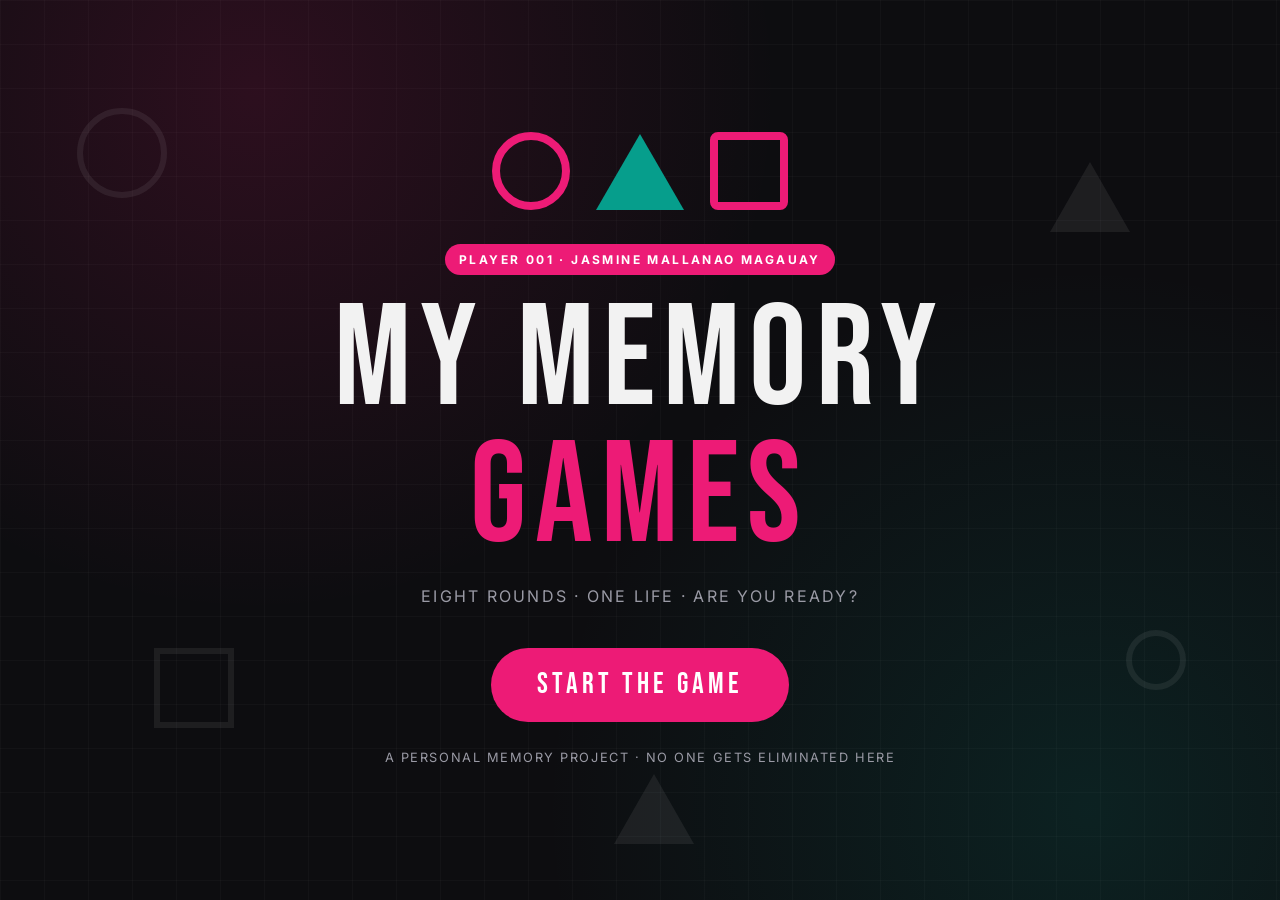
<file: index.html>
<!doctype html>
<html lang="en">

<head>
  <meta charset="utf-8">
  <meta name="viewport" content="width=device-width,initial-scale=1">
  <title>My Memory Games</title>
  <link href="https://fonts.googleapis.com/css2?family=Bebas+Neue&family=Inter:wght@400;600;700&display=swap"
    rel="stylesheet">
  <link rel="stylesheet" href="style.css">
  <style>
    .landing {
      position: relative;
      z-index: 1;
      min-height: 100vh;
      display: flex;
      flex-direction: column;
      align-items: center;
      justify-content: center;
      text-align: center;
      padding: 40px 20px
    }

    .landing .big-shapes {
      display: flex;
      gap: 26px;
      margin-bottom: 34px;
      align-items: flex-end
    }

    .landing .big-shapes i {
      display: block;
      width: 78px;
      height: 78px;
      border: 8px solid var(--pink);
      animation: pulse 2.4s ease-in-out infinite
    }

    .landing .big-shapes i:nth-child(1) {
      border-radius: 50%
    }

    .landing .big-shapes i:nth-child(2) {
      width: 0;
      height: 0;
      border: none;
      border-left: 44px solid transparent;
      border-right: 44px solid transparent;
      border-bottom: 76px solid var(--teal);
      animation-delay: .3s
    }

    .landing .big-shapes i:nth-child(3) {
      border-radius: 8px;
      animation-delay: .6s
    }

    @keyframes pulse {
      50% {
        transform: translateY(-10px)
      }
    }

    .landing h1 {
      font-family: var(--display);
      font-weight: 400;
      font-size: clamp(3.4rem, 14vw, 9rem);
      letter-spacing: .06em;
      line-height: .95;
      text-transform: uppercase
    }

    .landing h1 em {
      font-style: normal;
      color: var(--pink)
    }

    .landing .sub {
      color: var(--muted);
      letter-spacing: .14em;
      margin: 18px 0 38px
    }

    .start {
      --c: var(--pink);
      font-family: var(--display);
      font-size: 1.8rem;
      letter-spacing: .14em;
      padding: 14px 46px;
      border-radius: 999px;
      background: var(--pink);
      color: #fff;
      border: none;
      cursor: pointer;
      box-shadow: 0 0 0 0 rgba(237, 27, 118, .6);
      animation: ring 2s infinite;
      display: inline-block
    }

    .start:hover {
      background: #ff2d89
    }

    @keyframes ring {
      70% {
        box-shadow: 0 0 0 22px rgba(237, 27, 118, 0)
      }

      100% {
        box-shadow: 0 0 0 0 rgba(237, 27, 118, 0)
      }
    }

    .landing .hint {
      margin-top: 26px;
      color: var(--muted);
      font-size: .8rem;
      letter-spacing: .12em
    }
  </style>
  <script>try { var m = JSON.parse(sessionStorage.getItem('morph') || 'null'); if (m) { document.documentElement.classList.add('arriving'); document.documentElement.style.setProperty('--arrive', m.color) } } catch (e) { }</script>
</head>

<body>
  <div class="bg-shapes" aria-hidden="true">
    <span class="c" style="width:90px;height:90px;left:6%;top:12%"></span>
    <span class="t" style="left:82%;top:18%;animation-delay:-4s"></span>
    <span style="width:80px;height:80px;left:12%;top:72%;animation-delay:-8s"></span>
    <span class="c" style="width:60px;height:60px;left:88%;top:70%;animation-delay:-2s"></span>
    <span class="t" style="left:48%;top:86%;animation-delay:-6s"></span>
  </div>

  <main class="landing">
    <div class="big-shapes" aria-hidden="true"><i></i><i></i><i></i></div>
    <span class="badge">PLAYER 001 · JASMINE MALLANAO MAGAUAY</span>
    <h1>My Memory<br><em>Games</em></h1>
    <p class="sub">EIGHT ROUNDS · ONE LIFE · ARE YOU READY?</p>
    <a class="start" href="menu.html" data-morph data-shape="circle" data-color="#ed1b76">START THE GAME</a>
    <p class="hint">A PERSONAL MEMORY PROJECT · NO ONE GETS ELIMINATED HERE</p>
  </main>
  <script src="main.js"></script>
</body>

</html>
</file>
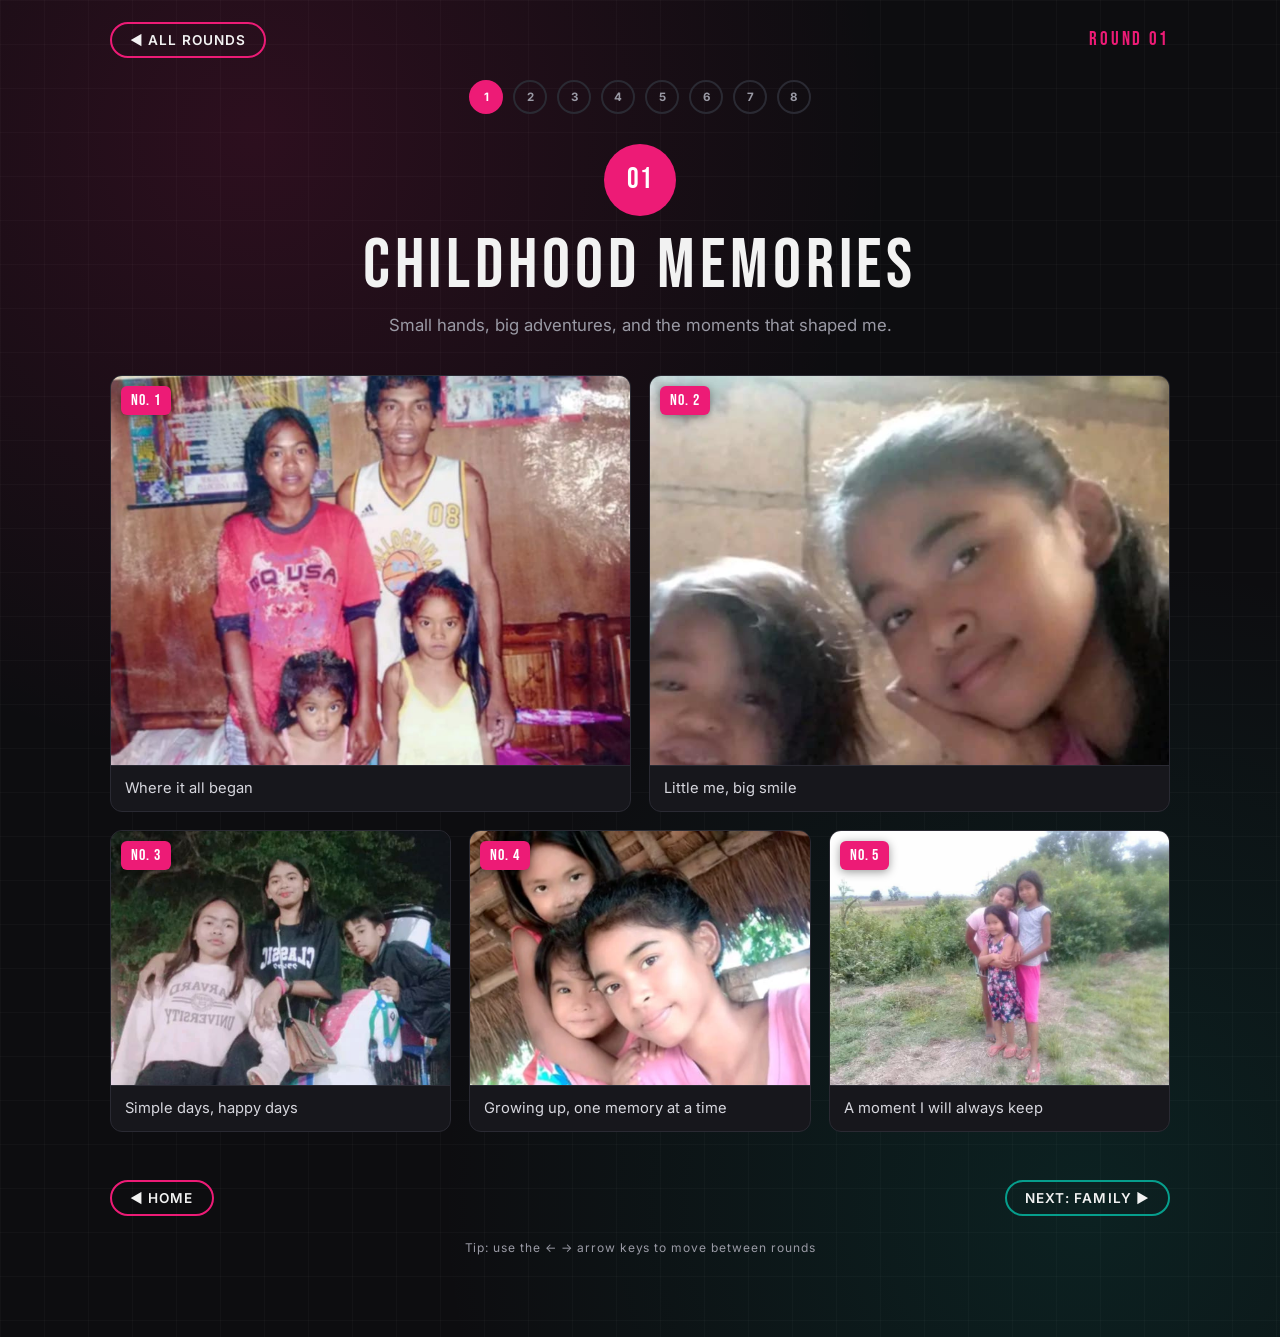
<file: childhood.html>
<!doctype html>
<html lang="en">

<head>
  <meta charset="utf-8">
  <meta name="viewport" content="width=device-width,initial-scale=1">
  <title>Round 01 · Childhood Memories</title>
  <link href="https://fonts.googleapis.com/css2?family=Bebas+Neue&family=Inter:wght@400;600;700&display=swap"
    rel="stylesheet">
  <link rel="stylesheet" href="style.css">
  <script>try { var m = JSON.parse(sessionStorage.getItem('morph') || 'null'); if (m) { document.documentElement.classList.add('arriving'); document.documentElement.style.setProperty('--arrive', m.color) } } catch (e) { }</script>
</head>

<body style="--c:#ed1b76">
  <div class="topbar">
    <a class="btn" href="menu.html" data-morph data-shape="circle" data-color="#ed1b76">◀ ALL ROUNDS</a>
    <span class="round-tag">ROUND 01</span>
  </div>
  <main class="wrap" style="padding-top:0">
    <header class="page-head">
      <div class="glyph circle" style="background:var(--c)">01</div>
      <h1>Childhood Memories</h1>
      <p>Small hands, big adventures, and the moments that shaped me.</p>
    </header>

    <section class="photos five">
      <figure class="photo"><span class="no">No. 1</span><img loading="lazy" decoding="async"
          src="images/childhood/07d3e95a-269f-48e0-a5bd-a48ca8d0de67.jpg" alt="Childhood memory 1">
        <figcaption>Where it all began</figcaption>
      </figure>
      <figure class="photo"><span class="no">No. 2</span><img loading="lazy" decoding="async"
          src="images/childhood/08ed6573-2b06-450e-908b-14cebaf8a9d0.jpg" alt="Childhood memory 2">
        <figcaption>Little me, big smile</figcaption>
      </figure>
      <figure class="photo"><span class="no">No. 3</span><img loading="lazy" decoding="async"
          src="images/childhood/34f06841-2b82-4609-a5e1-b016bee5a68f.jpg" alt="Childhood memory 3">
        <figcaption>Simple days, happy days</figcaption>
      </figure>
      <figure class="photo"><span class="no">No. 4</span><img loading="lazy" decoding="async"
          src="images/childhood/6bc28a5a-58ec-405d-9d99-f29a74a82c08.jpg" alt="Childhood memory 4">
        <figcaption>Growing up, one memory at a time</figcaption>
      </figure>
      <figure class="photo"><span class="no">No. 5</span><img loading="lazy" decoding="async"
          src="images/childhood/ee787d6b-4288-421e-8609-f3c701d92870.jpg" alt="Childhood memory 5">
        <figcaption>A moment I will always keep</figcaption>
      </figure>
    </section>

    <div class="pager">
      <a class="btn" href="menu.html" data-morph data-shape="circle" data-color="#ed1b76">◀ HOME</a>
      <a class="btn" href="family.html" data-morph data-shape="triangle" data-color="#069e8c" style="--c:#069e8c">NEXT:
        FAMILY ▶</a>
    </div>
  </main>
  <script src="main.js"></script>
</body>

</html>
</file>
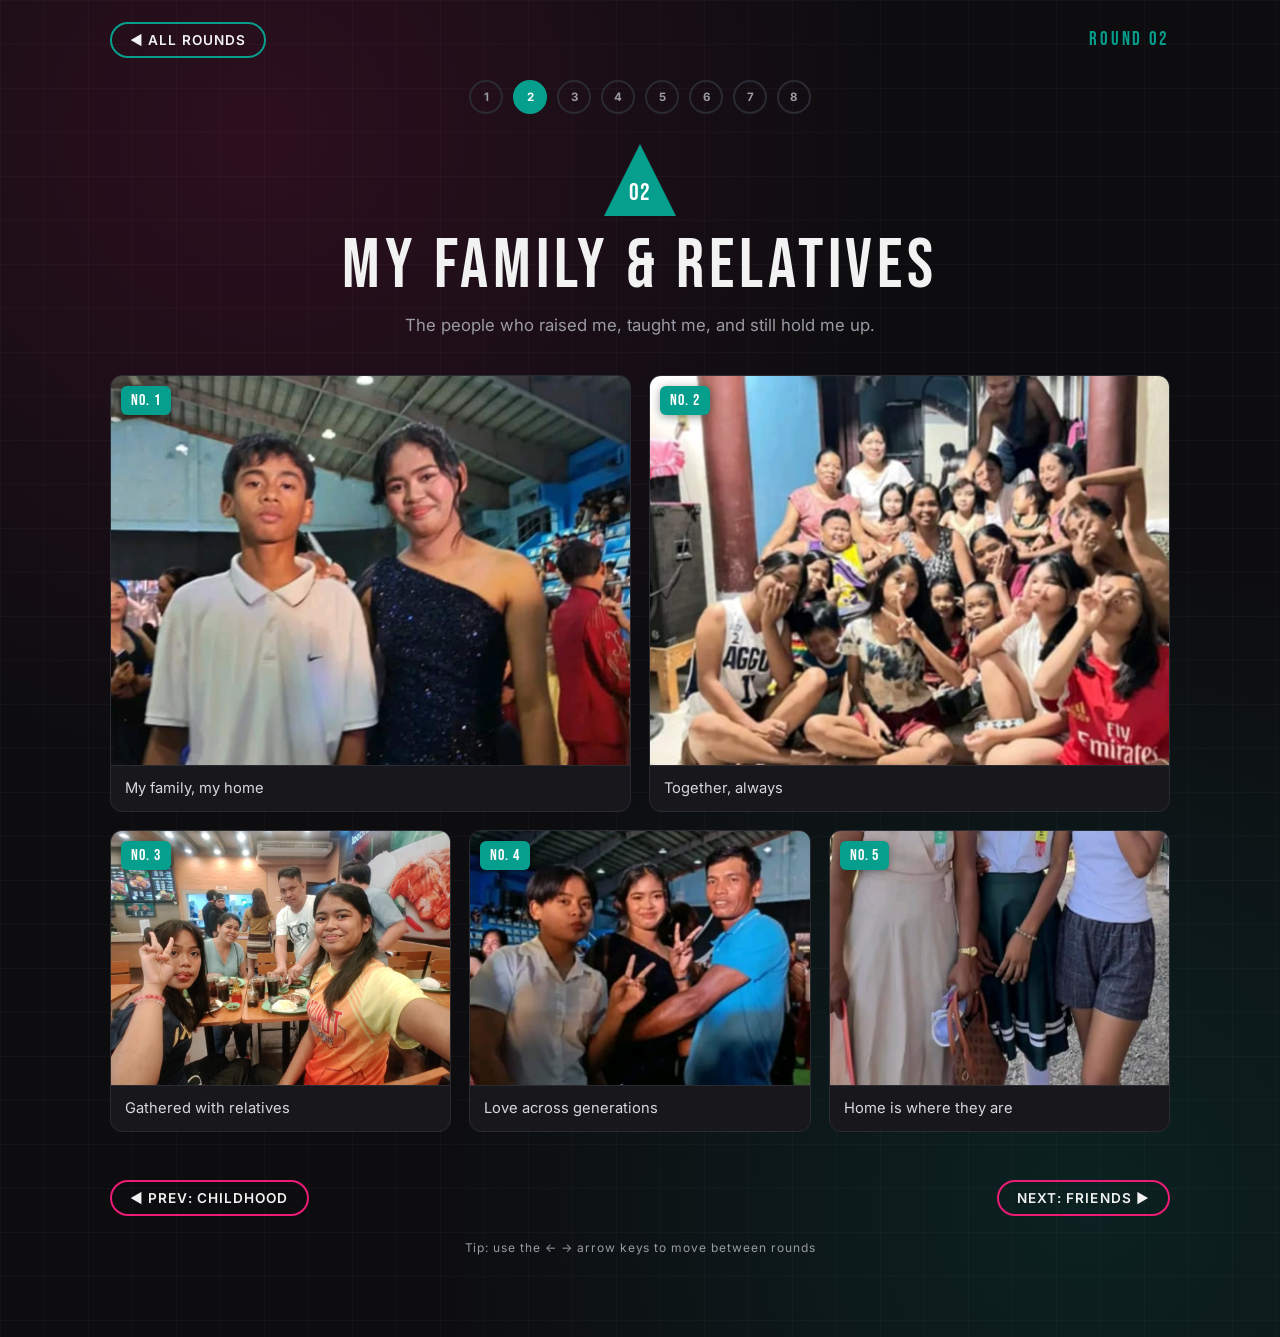
<file: family.html>
<!doctype html>
<html lang="en">

<head>
  <meta charset="utf-8">
  <meta name="viewport" content="width=device-width,initial-scale=1">
  <title>Round 02 · My Family &amp; Relatives</title>
  <link href="https://fonts.googleapis.com/css2?family=Bebas+Neue&family=Inter:wght@400;600;700&display=swap"
    rel="stylesheet">
  <link rel="stylesheet" href="style.css">
  <script>try { var m = JSON.parse(sessionStorage.getItem('morph') || 'null'); if (m) { document.documentElement.classList.add('arriving'); document.documentElement.style.setProperty('--arrive', m.color) } } catch (e) { }</script>
</head>

<body style="--c:#069e8c">
  <div class="topbar">
    <a class="btn" href="menu.html" data-morph data-shape="triangle" data-color="#069e8c">◀ ALL ROUNDS</a>
    <span class="round-tag">ROUND 02</span>
  </div>
  <main class="wrap" style="padding-top:0">
    <header class="page-head">
      <div class="glyph triangle" style="background:var(--c)">02</div>
      <h1>My Family &amp; Relatives</h1>
      <p>The people who raised me, taught me, and still hold me up.</p>
    </header>

    <section class="photos five">
      <figure class="photo"><span class="no">No. 1</span><img loading="lazy" decoding="async"
          src="images/family/4a3b735f-9334-4db1-8131-57b03a8fff72.jpg" alt="Family photo 1">
        <figcaption>My family, my home</figcaption>
      </figure>
      <figure class="photo"><span class="no">No. 2</span><img loading="lazy" decoding="async"
          src="images/family/5f1e5356-515b-4474-b7be-c277eade4d09.jpg" alt="Family photo 2">
        <figcaption>Together, always</figcaption>
      </figure>
      <figure class="photo"><span class="no">No. 3</span><img loading="lazy" decoding="async"
          src="images/family/8b9bc75f-296b-4235-8b80-7e5b6aa8d1e1.jpg" alt="Family photo 3">
        <figcaption>Gathered with relatives</figcaption>
      </figure>
      <figure class="photo"><span class="no">No. 4</span><img loading="lazy" decoding="async"
          src="images/family/bf73ffc8-cd34-4397-9421-d5fc6e0be12c.jpg" alt="Family photo 4">
        <figcaption>Love across generations</figcaption>
      </figure>
      <figure class="photo"><span class="no">No. 5</span><img loading="lazy" decoding="async"
          src="images/family/cf78a6e5-a4ba-414a-9126-d98b6dcf1c12.jpg" alt="Family photo 5">
        <figcaption>Home is where they are</figcaption>
      </figure>
    </section>

    <div class="pager">
      <a class="btn" href="childhood.html" data-morph data-shape="circle" data-color="#ed1b76" style="--c:#ed1b76">◀
        PREV: CHILDHOOD</a>
      <a class="btn" href="friends.html" data-morph data-shape="square" data-color="#ed1b76" style="--c:#ed1b76">NEXT:
        FRIENDS ▶</a>
    </div>
  </main>
  <script src="main.js"></script>
</body>

</html>
</file>
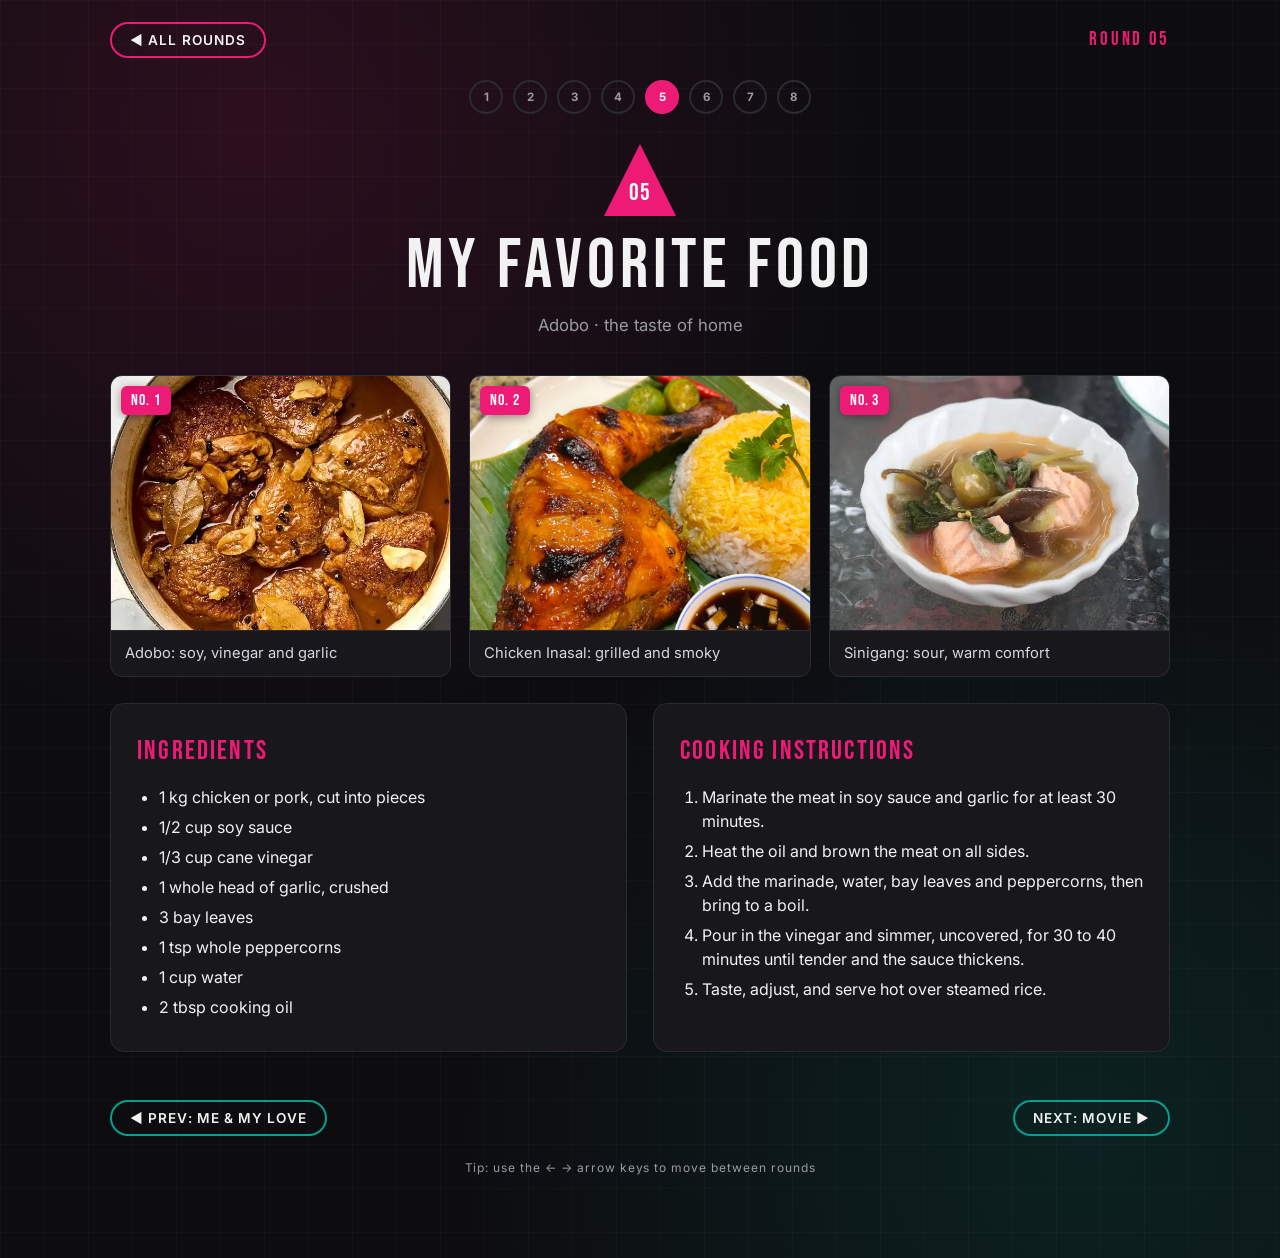
<file: food.html>
<!doctype html>
<html lang="en">

<head>
  <meta charset="utf-8">
  <meta name="viewport" content="width=device-width,initial-scale=1">
  <title>Round 05 · My Favorite Food</title>
  <link href="https://fonts.googleapis.com/css2?family=Bebas+Neue&family=Inter:wght@400;600;700&display=swap"
    rel="stylesheet">
  <link rel="stylesheet" href="style.css">
  <script>try { var m = JSON.parse(sessionStorage.getItem('morph') || 'null'); if (m) { document.documentElement.classList.add('arriving'); document.documentElement.style.setProperty('--arrive', m.color) } } catch (e) { }</script>
</head>

<body style="--c:#ed1b76">
  <div class="topbar">
    <a class="btn" href="menu.html" data-morph data-shape="triangle" data-color="#ed1b76">◀ ALL ROUNDS</a>
    <span class="round-tag">ROUND 05</span>
  </div>
  <main class="wrap" style="padding-top:0">
    <header class="page-head">
      <div class="glyph triangle" style="background:var(--c)">05</div>
      <h1>My Favorite Food</h1>
      <p>Adobo · the taste of home</p>
    </header>

    <section class="photos three">
      <figure class="photo"><span class="no">No. 1</span><img loading="lazy" decoding="async"
          src="images/food/adobo.webp" alt="Favorite food 1">
        <figcaption>Adobo: soy, vinegar and garlic</figcaption>
      </figure>
      <figure class="photo"><span class="no">No. 2</span><img loading="lazy" decoding="async"
          src="images/food/inasal.webp" alt="Favorite food 2">
        <figcaption>Chicken Inasal: grilled and smoky</figcaption>
      </figure>
      <figure class="photo"><span class="no">No. 3</span><img loading="lazy" decoding="async"
          src="images/food/sinigang.webp" alt="Favorite food 3">
        <figcaption>Sinigang: sour, warm comfort</figcaption>
      </figure>
    </section>

    <section class="two">
      <div class="panel">
        <h2>Ingredients</h2>
        <ul>
          <li>1 kg chicken or pork, cut into pieces</li>
          <li>1/2 cup soy sauce</li>
          <li>1/3 cup cane vinegar</li>
          <li>1 whole head of garlic, crushed</li>
          <li>3 bay leaves</li>
          <li>1 tsp whole peppercorns</li>
          <li>1 cup water</li>
          <li>2 tbsp cooking oil</li>
        </ul>
      </div>
      <div class="panel">
        <h2>Cooking Instructions</h2>
        <ol>
          <li>Marinate the meat in soy sauce and garlic for at least 30 minutes.</li>
          <li>Heat the oil and brown the meat on all sides.</li>
          <li>Add the marinade, water, bay leaves and peppercorns, then bring to a boil.</li>
          <li>Pour in the vinegar and simmer, uncovered, for 30 to 40 minutes until tender and the sauce thickens.</li>
          <li>Taste, adjust, and serve hot over steamed rice.</li>
        </ol>
      </div>
    </section>

    <div class="pager">
      <a class="btn" href="love.html" data-morph data-shape="circle" data-color="#069e8c" style="--c:#069e8c">◀ PREV: ME
        &amp; MY LOVE</a>
      <a class="btn" href="movie.html" data-morph data-shape="square" data-color="#069e8c" style="--c:#069e8c">NEXT:
        MOVIE ▶</a>
    </div>
  </main>
  <script src="main.js"></script>
</body>

</html>
</file>
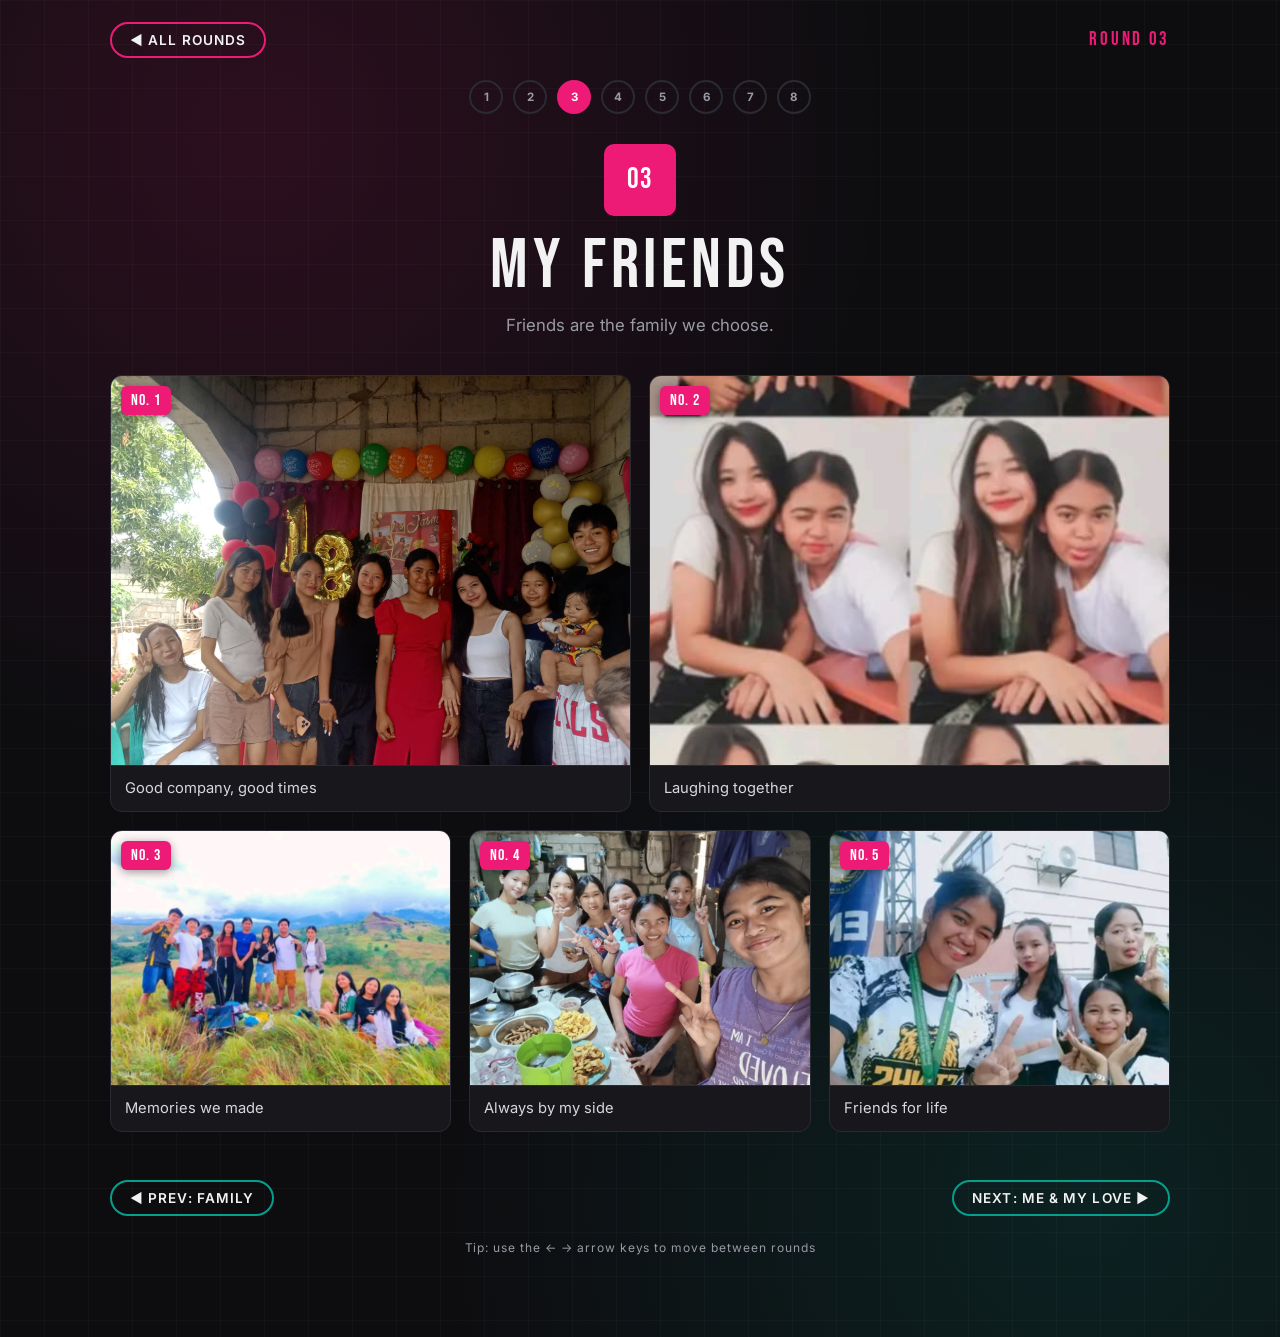
<file: friends.html>
<!doctype html>
<html lang="en">

<head>
  <meta charset="utf-8">
  <meta name="viewport" content="width=device-width,initial-scale=1">
  <title>Round 03 · My Friends</title>
  <link href="https://fonts.googleapis.com/css2?family=Bebas+Neue&family=Inter:wght@400;600;700&display=swap"
    rel="stylesheet">
  <link rel="stylesheet" href="style.css">
  <script>try { var m = JSON.parse(sessionStorage.getItem('morph') || 'null'); if (m) { document.documentElement.classList.add('arriving'); document.documentElement.style.setProperty('--arrive', m.color) } } catch (e) { }</script>
</head>

<body style="--c:#ed1b76">
  <div class="topbar">
    <a class="btn" href="menu.html" data-morph data-shape="square" data-color="#ed1b76">◀ ALL ROUNDS</a>
    <span class="round-tag">ROUND 03</span>
  </div>
  <main class="wrap" style="padding-top:0">
    <header class="page-head">
      <div class="glyph square" style="background:var(--c)">03</div>
      <h1>My Friends</h1>
      <p>Friends are the family we choose.</p>
    </header>

    <section class="photos five">
      <figure class="photo"><span class="no">No. 1</span><img loading="lazy" decoding="async"
          src="images/friends/266b6992-e0c9-4278-a235-48eb73506911.jpg" alt="Friends photo 1">
        <figcaption>Good company, good times</figcaption>
      </figure>
      <figure class="photo"><span class="no">No. 2</span><img loading="lazy" decoding="async"
          src="images/friends/3a4593d6-9509-461d-8afc-9c830a29e8d8.jpg" alt="Friends photo 2">
        <figcaption>Laughing together</figcaption>
      </figure>
      <figure class="photo"><span class="no">No. 3</span><img loading="lazy" decoding="async"
          src="images/friends/3bd99b25-d970-46f7-8f5c-490bb8bdf2d5.jpg" alt="Friends photo 3">
        <figcaption>Memories we made</figcaption>
      </figure>
      <figure class="photo"><span class="no">No. 4</span><img loading="lazy" decoding="async"
          src="images/friends/94a5579d-7cf4-4c7e-b276-8721eea0a557.jpg" alt="Friends photo 4">
        <figcaption>Always by my side</figcaption>
      </figure>
      <figure class="photo"><span class="no">No. 5</span><img loading="lazy" decoding="async"
          src="images/friends/b72340f8-8c98-454c-8d80-79226870775c.jpg" alt="Friends photo 5">
        <figcaption>Friends for life</figcaption>
      </figure>
    </section>

    <div class="pager">
      <a class="btn" href="family.html" data-morph data-shape="triangle" data-color="#069e8c" style="--c:#069e8c">◀
        PREV: FAMILY</a>
      <a class="btn" href="love.html" data-morph data-shape="circle" data-color="#069e8c" style="--c:#069e8c">NEXT: ME
        &amp; MY LOVE ▶</a>
    </div>
  </main>
  <script src="main.js"></script>
</body>

</html>
</file>
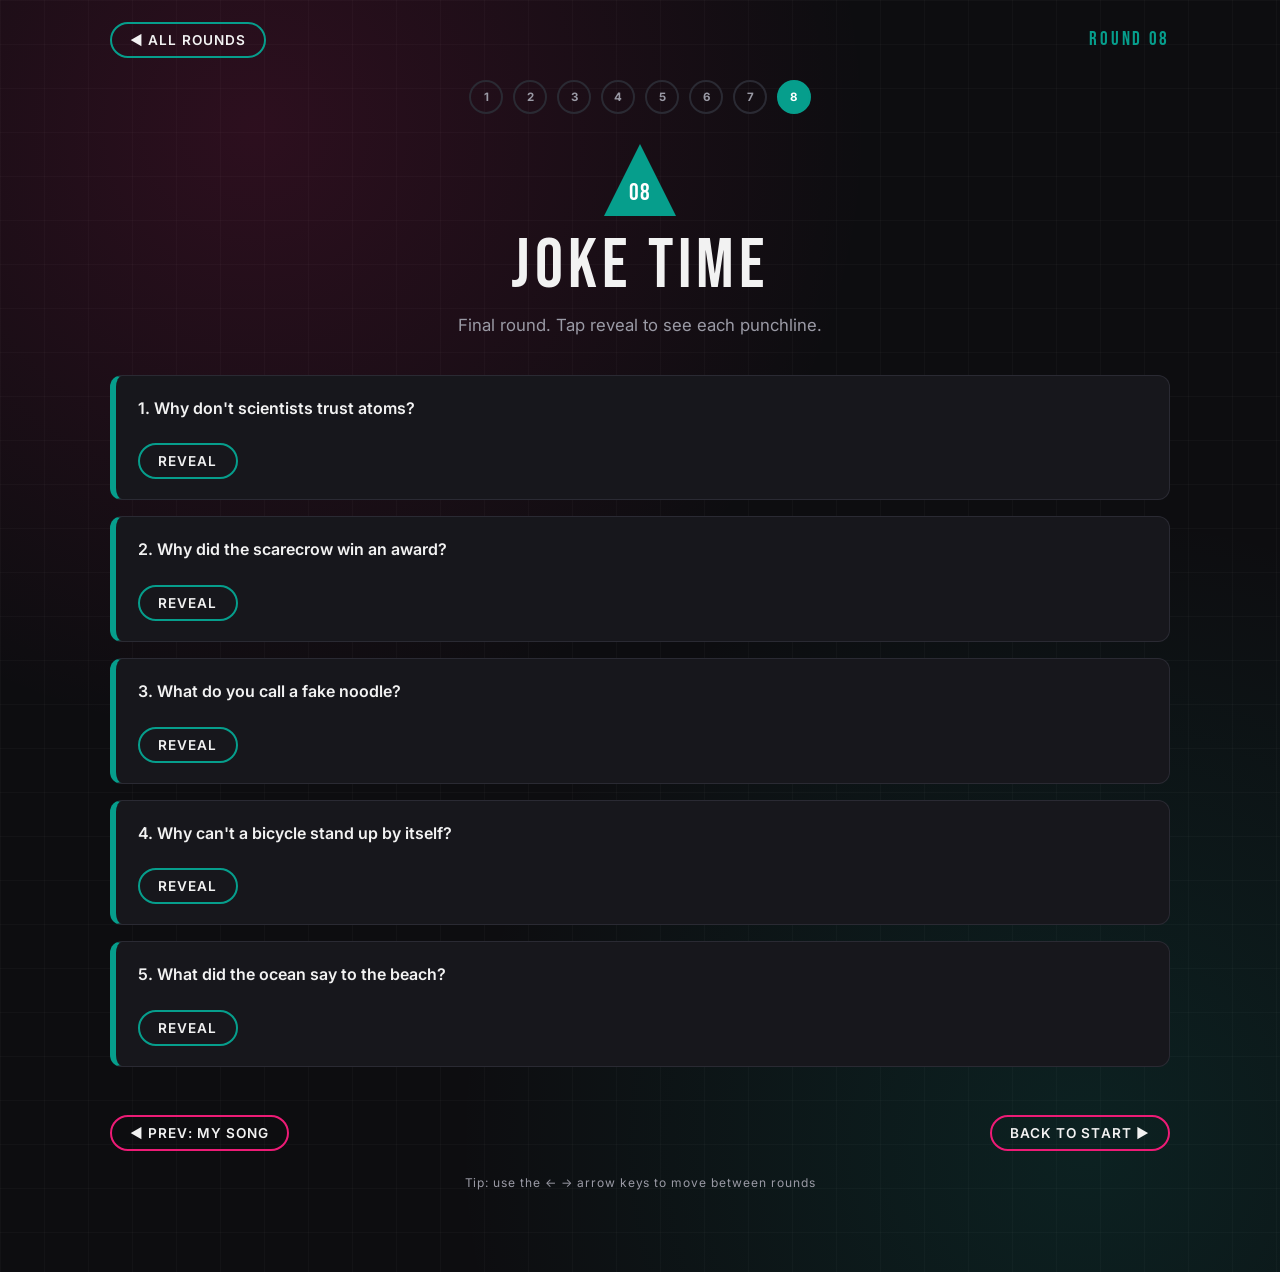
<file: jokes.html>
<!doctype html>
<html lang="en">

<head>
  <meta charset="utf-8">
  <meta name="viewport" content="width=device-width,initial-scale=1">
  <title>Round 08 · Joke Time</title>
  <link href="https://fonts.googleapis.com/css2?family=Bebas+Neue&family=Inter:wght@400;600;700&display=swap"
    rel="stylesheet">
  <link rel="stylesheet" href="style.css">
  <script>try { var m = JSON.parse(sessionStorage.getItem('morph') || 'null'); if (m) { document.documentElement.classList.add('arriving'); document.documentElement.style.setProperty('--arrive', m.color) } } catch (e) { }</script>
</head>

<body style="--c:#069e8c">
  <div class="topbar">
    <a class="btn" href="menu.html" data-morph data-shape="triangle" data-color="#069e8c">◀ ALL ROUNDS</a>
    <span class="round-tag">ROUND 08</span>
  </div>
  <main class="wrap" style="padding-top:0">
    <header class="page-head">
      <div class="glyph triangle" style="background:var(--c)">08</div>
      <h1>Joke Time</h1>
      <p>Final round. Tap reveal to see each punchline.</p>
    </header>

    <!-- Replace these sample jokes with your own favorites -->
    <section class="jokes">
      <article class="joke">
        <p class="q">1. Why don't scientists trust atoms?</p>
        <p class="a">Because they make up everything!</p><button class="btn" type="button">REVEAL</button>
      </article>
      <article class="joke">
        <p class="q">2. Why did the scarecrow win an award?</p>
        <p class="a">Because he was outstanding in his field!</p><button class="btn" type="button">REVEAL</button>
      </article>
      <article class="joke">
        <p class="q">3. What do you call a fake noodle?</p>
        <p class="a">An impasta!</p><button class="btn" type="button">REVEAL</button>
      </article>
      <article class="joke">
        <p class="q">4. Why can't a bicycle stand up by itself?</p>
        <p class="a">It's two tired!</p><button class="btn" type="button">REVEAL</button>
      </article>
      <article class="joke">
        <p class="q">5. What did the ocean say to the beach?</p>
        <p class="a">Nothing, it just waved!</p><button class="btn" type="button">REVEAL</button>
      </article>
    </section>

    <div class="pager">
      <a class="btn" href="song.html" data-morph data-shape="circle" data-color="#ed1b76" style="--c:#ed1b76">◀ PREV: MY
        SONG</a>
      <a class="btn" href="index.html" data-morph data-shape="circle" data-color="#ed1b76" style="--c:#ed1b76">BACK TO
        START ▶</a>
    </div>
  </main>
  <script src="main.js"></script>
</body>

</html>
</file>
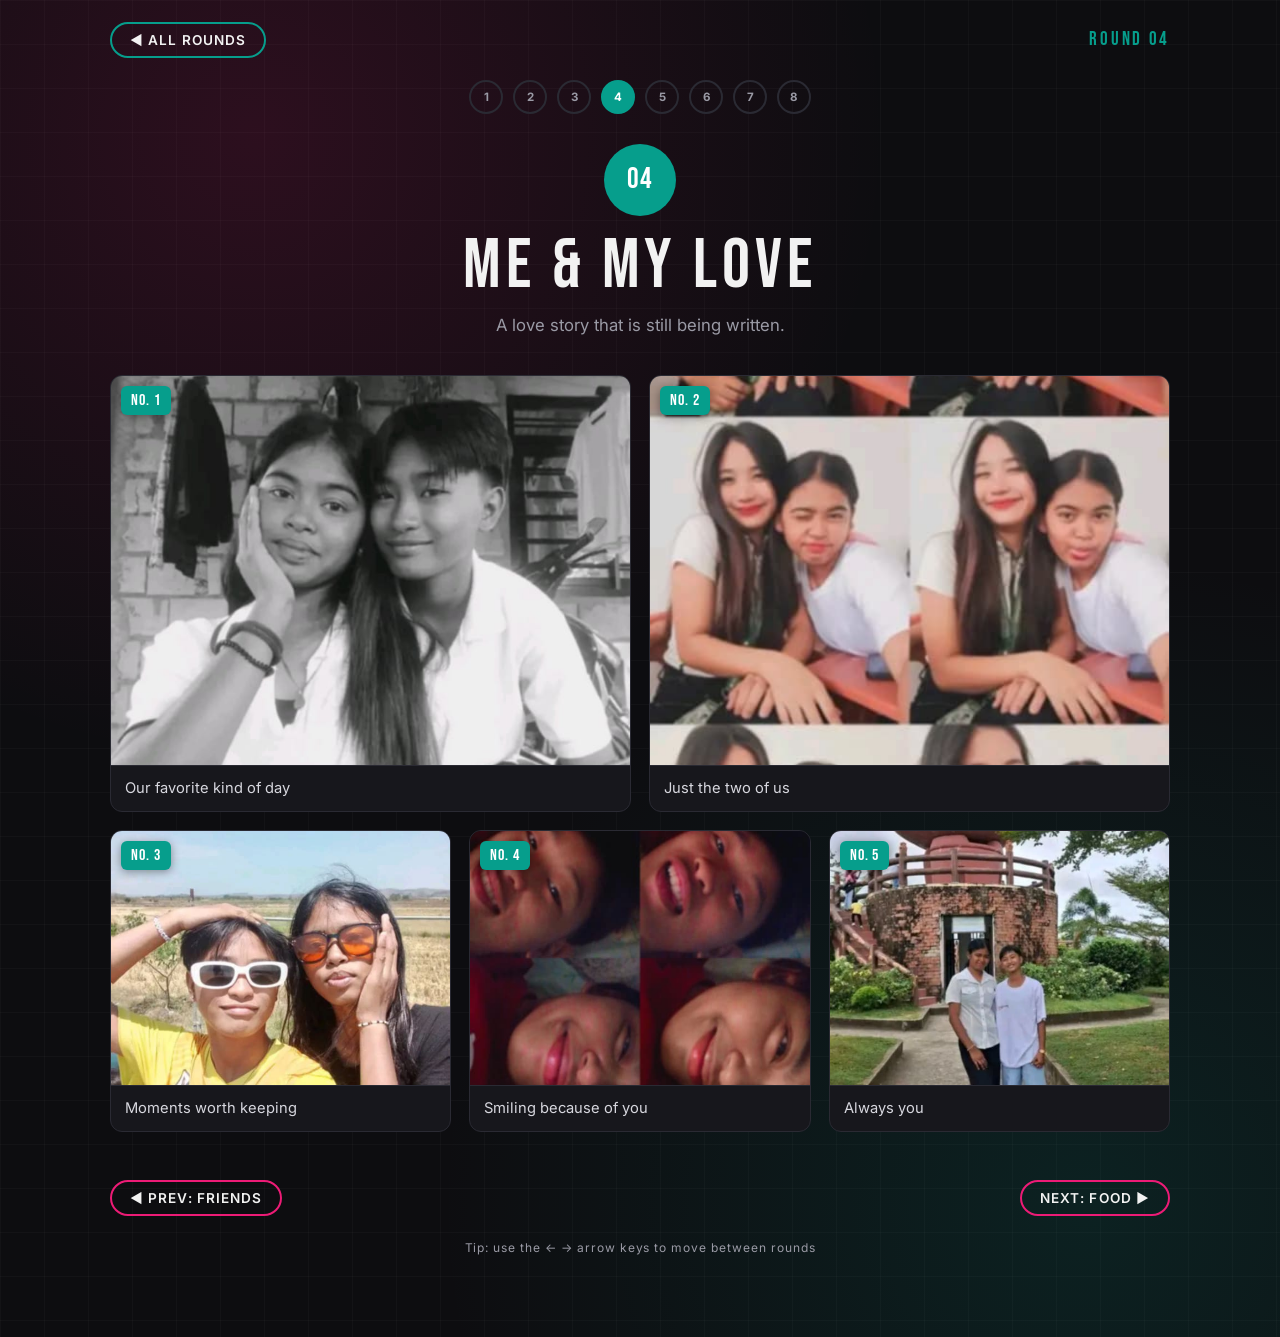
<file: love.html>
<!doctype html>
<html lang="en">

<head>
  <meta charset="utf-8">
  <meta name="viewport" content="width=device-width,initial-scale=1">
  <title>Round 04 · Me &amp; My Love</title>
  <link href="https://fonts.googleapis.com/css2?family=Bebas+Neue&family=Inter:wght@400;600;700&display=swap"
    rel="stylesheet">
  <link rel="stylesheet" href="style.css">
  <script>try { var m = JSON.parse(sessionStorage.getItem('morph') || 'null'); if (m) { document.documentElement.classList.add('arriving'); document.documentElement.style.setProperty('--arrive', m.color) } } catch (e) { }</script>
</head>

<body style="--c:#069e8c">
  <div class="topbar">
    <a class="btn" href="menu.html" data-morph data-shape="circle" data-color="#069e8c">◀ ALL ROUNDS</a>
    <span class="round-tag">ROUND 04</span>
  </div>
  <main class="wrap" style="padding-top:0">
    <header class="page-head">
      <div class="glyph circle" style="background:var(--c)">04</div>
      <h1>Me &amp; My Love</h1>
      <p>A love story that is still being written.</p>
    </header>

    <section class="photos five">
      <figure class="photo"><span class="no">No. 1</span><img loading="lazy" decoding="async"
          src="images/me%20and%20my%20love/30423214-1893-473b-a832-43ec2ecee552.jpg" alt="Me and my love 1">
        <figcaption>Our favorite kind of day</figcaption>
      </figure>
      <figure class="photo"><span class="no">No. 2</span><img loading="lazy" decoding="async"
          src="images/me%20and%20my%20love/3a4593d6-9509-461d-8afc-9c830a29e8d8.jpg" alt="Me and my love 2">
        <figcaption>Just the two of us</figcaption>
      </figure>
      <figure class="photo"><span class="no">No. 3</span><img loading="lazy" decoding="async"
          src="images/me%20and%20my%20love/414dd5d0-3490-4c44-9d45-abf791186fc0.jpg" alt="Me and my love 3">
        <figcaption>Moments worth keeping</figcaption>
      </figure>
      <figure class="photo"><span class="no">No. 4</span><img loading="lazy" decoding="async"
          src="images/me%20and%20my%20love/973b8f07-ee23-4f0f-ae76-a94f21a21095.jpg" alt="Me and my love 4">
        <figcaption>Smiling because of you</figcaption>
      </figure>
      <figure class="photo"><span class="no">No. 5</span><img loading="lazy" decoding="async"
          src="images/me%20and%20my%20love/a61e3cbe-b07d-43ff-b05a-701d5e3513b4.jpg" alt="Me and my love 5">
        <figcaption>Always you</figcaption>
      </figure>
    </section>

    <div class="pager">
      <a class="btn" href="friends.html" data-morph data-shape="square" data-color="#ed1b76" style="--c:#ed1b76">◀ PREV:
        FRIENDS</a>
      <a class="btn" href="food.html" data-morph data-shape="triangle" data-color="#ed1b76" style="--c:#ed1b76">NEXT:
        FOOD ▶</a>
    </div>
  </main>
  <script src="main.js"></script>
</body>

</html>
</file>
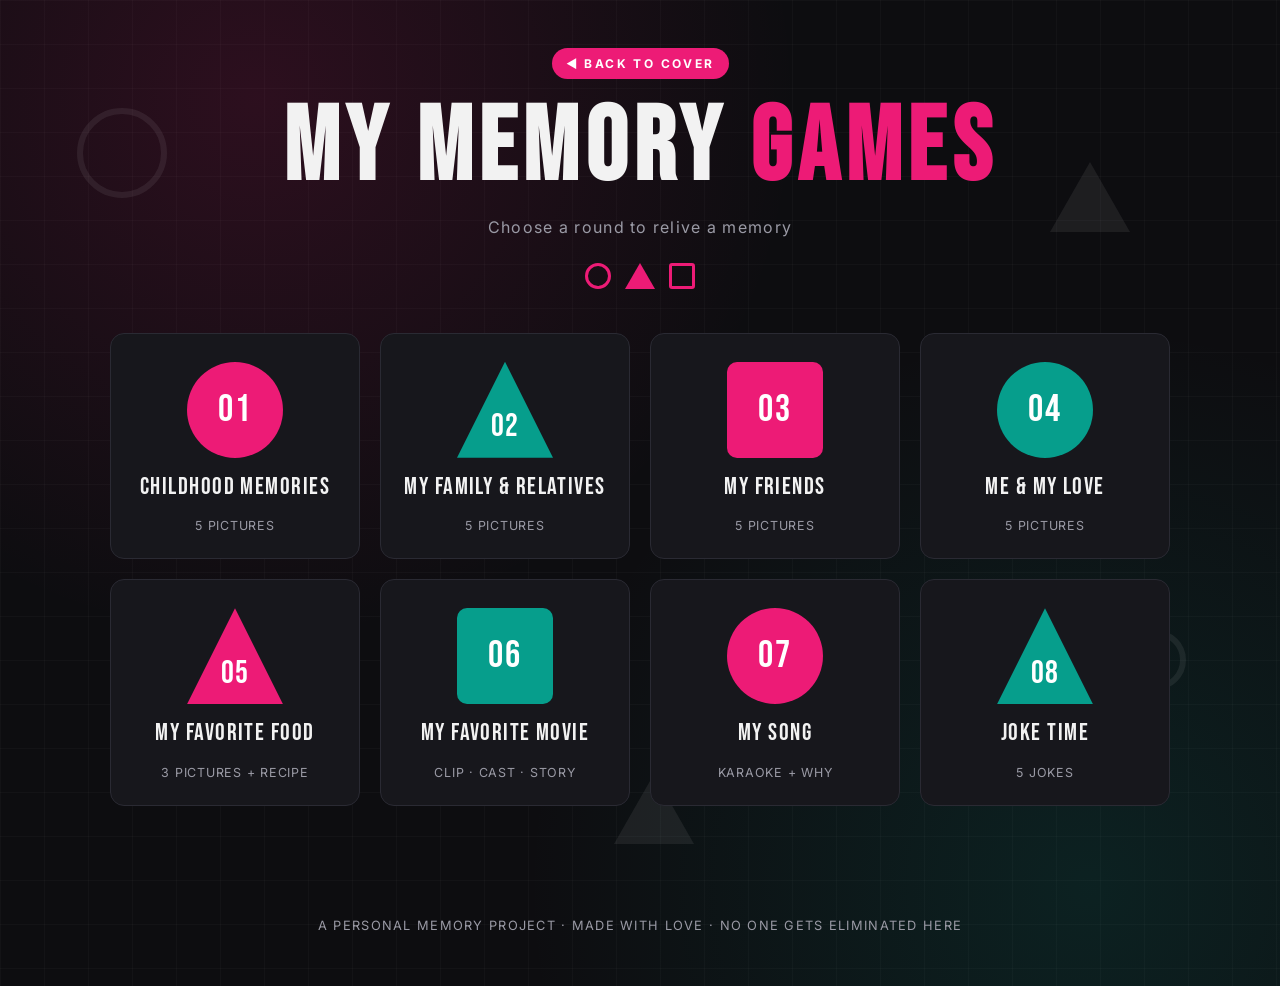
<file: menu.html>
<!doctype html>
<html lang="en">

<head>
  <meta charset="utf-8">
  <meta name="viewport" content="width=device-width,initial-scale=1">
  <title>My Memory Games</title>
  <link href="https://fonts.googleapis.com/css2?family=Bebas+Neue&family=Inter:wght@400;600;700&display=swap"
    rel="stylesheet">
  <link rel="stylesheet" href="style.css">
  <script>try { var m = JSON.parse(sessionStorage.getItem('morph') || 'null'); if (m) { document.documentElement.classList.add('arriving'); document.documentElement.style.setProperty('--arrive', m.color) } } catch (e) { }</script>
</head>

<body>
  <div class="bg-shapes" aria-hidden="true">
    <span class="c" style="width:90px;height:90px;left:6%;top:12%"></span>
    <span class="t" style="left:82%;top:18%;animation-delay:-4s"></span>
    <span style="width:80px;height:80px;left:12%;top:72%;animation-delay:-8s"></span>
    <span class="c" style="width:60px;height:60px;left:88%;top:70%;animation-delay:-2s"></span>
    <span class="t" style="left:48%;top:86%;animation-delay:-6s"></span>
  </div>

  <main class="wrap">
    <header class="hero">
      <a class="badge" href="index.html" data-morph data-shape="circle" data-color="#ed1b76">◀ BACK TO COVER</a>
      <h1>My Memory <em>Games</em></h1>
      <p>Choose a round to relive a memory</p>
      <div class="shapes-row" aria-hidden="true"><i></i><i></i><i></i></div>
    </header>

    <nav class="grid" aria-label="Memory rounds">
      <a class="tile" href="childhood.html" data-morph data-shape="circle" data-color="#ed1b76" style="--c:#ed1b76">
        <div class="glyph circle">01</div>
        <h2>Childhood Memories</h2><small>5 PICTURES</small>
      </a>
      <a class="tile" href="family.html" data-morph data-shape="triangle" data-color="#069e8c" style="--c:#069e8c">
        <div class="glyph triangle">02</div>
        <h2>My Family &amp; Relatives</h2><small>5 PICTURES</small>
      </a>
      <a class="tile" href="friends.html" data-morph data-shape="square" data-color="#ed1b76" style="--c:#ed1b76">
        <div class="glyph square">03</div>
        <h2>My Friends</h2><small>5 PICTURES</small>
      </a>
      <a class="tile" href="love.html" data-morph data-shape="circle" data-color="#069e8c" style="--c:#069e8c">
        <div class="glyph circle">04</div>
        <h2>Me &amp; My Love</h2><small>5 PICTURES</small>
      </a>
      <a class="tile" href="food.html" data-morph data-shape="triangle" data-color="#ed1b76" style="--c:#ed1b76">
        <div class="glyph triangle">05</div>
        <h2>My Favorite Food</h2><small>3 PICTURES + RECIPE</small>
      </a>
      <a class="tile" href="movie.html" data-morph data-shape="square" data-color="#069e8c" style="--c:#069e8c">
        <div class="glyph square">06</div>
        <h2>My Favorite Movie</h2><small>CLIP · CAST · STORY</small>
      </a>
      <a class="tile" href="song.html" data-morph data-shape="circle" data-color="#ed1b76" style="--c:#ed1b76">
        <div class="glyph circle">07</div>
        <h2>My Song</h2><small>KARAOKE + WHY</small>
      </a>
      <a class="tile" href="jokes.html" data-morph data-shape="triangle" data-color="#069e8c" style="--c:#069e8c">
        <div class="glyph triangle">08</div>
        <h2>Joke Time</h2><small>5 JOKES</small>
      </a>
    </nav>
  </main>

  <footer class="site">A PERSONAL MEMORY PROJECT · MADE WITH LOVE · NO ONE GETS ELIMINATED HERE</footer>
  <script src="main.js"></script>
</body>

</html>
</file>
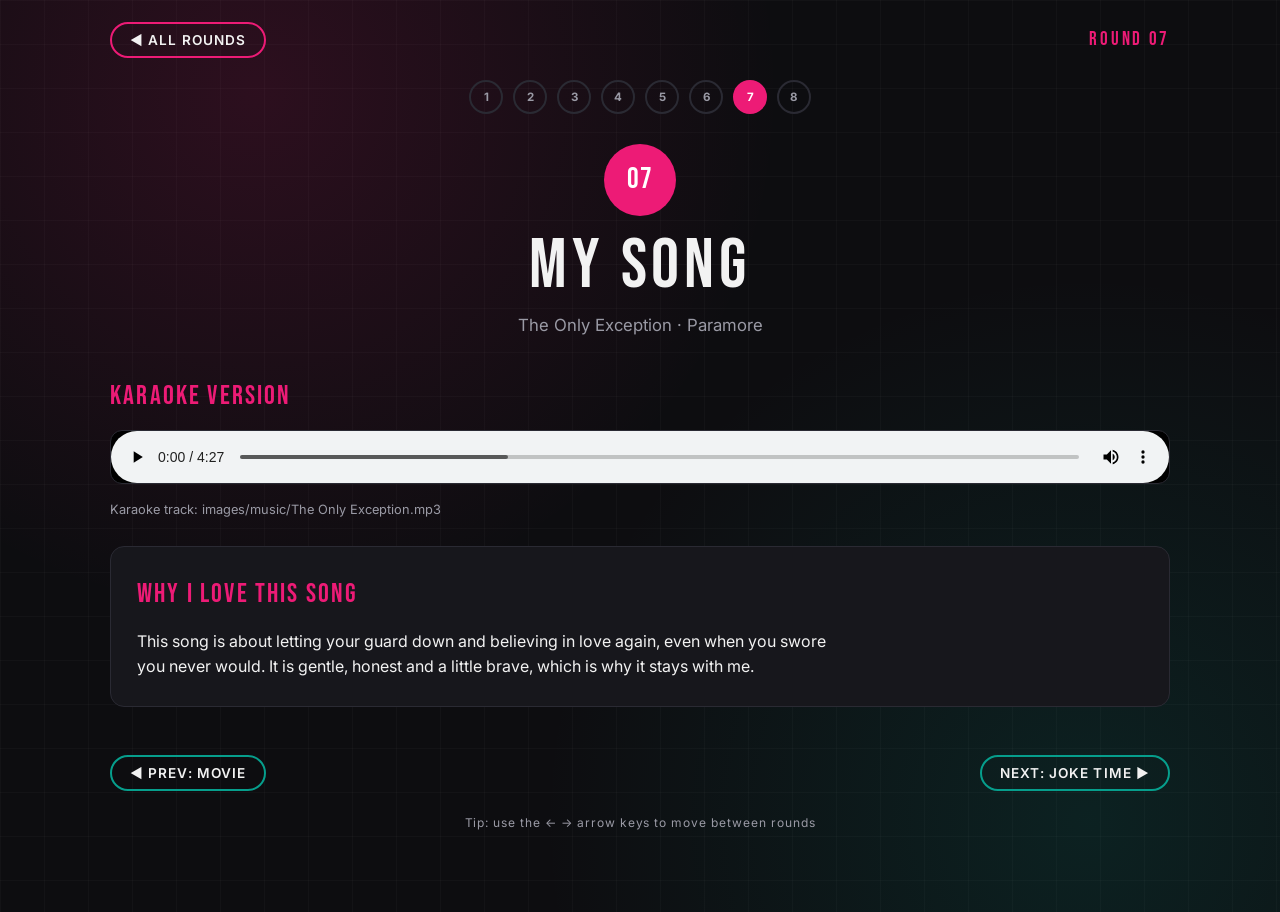
<file: song.html>
<!doctype html>
<html lang="en">

<head>
  <meta charset="utf-8">
  <meta name="viewport" content="width=device-width,initial-scale=1">
  <title>Round 07 · My Song</title>
  <link href="https://fonts.googleapis.com/css2?family=Bebas+Neue&family=Inter:wght@400;600;700&display=swap"
    rel="stylesheet">
  <link rel="stylesheet" href="style.css">
  <script>try { var m = JSON.parse(sessionStorage.getItem('morph') || 'null'); if (m) { document.documentElement.classList.add('arriving'); document.documentElement.style.setProperty('--arrive', m.color) } } catch (e) { }</script>
</head>

<body style="--c:#ed1b76">
  <div class="topbar">
    <a class="btn" href="menu.html" data-morph data-shape="circle" data-color="#ed1b76">◀ ALL ROUNDS</a>
    <span class="round-tag">ROUND 07</span>
  </div>
  <main class="wrap" style="padding-top:0">
    <header class="page-head">
      <div class="glyph circle" style="background:var(--c)">07</div>
      <h1>My Song</h1>
      <p>The Only Exception · Paramore</p>
    </header>

    <section>
      <h2
        style="font-family:var(--display);font-weight:400;letter-spacing:.08em;font-size:1.7rem;color:var(--c);margin-bottom:12px">
        KARAOKE VERSION</h2>
      <audio controls preload="metadata">
        <source src="images/music/The%20Only%20Exception.mp3" type="audio/mpeg">
        Your browser can't play this audio.
      </audio>
      <p class="media-note">Karaoke track: images/music/The Only Exception.mp3</p>
    </section>

    <section class="panel">
      <h2>Why I Love This Song</h2>
      <p>This song is about letting your guard down and believing in love again, even when you swore you never would. It
        is gentle, honest and a little brave, which is why it stays with me.</p>
    </section>

    <div class="pager">
      <a class="btn" href="movie.html" data-morph data-shape="square" data-color="#069e8c" style="--c:#069e8c">◀ PREV:
        MOVIE</a>
      <a class="btn" href="jokes.html" data-morph data-shape="triangle" data-color="#069e8c" style="--c:#069e8c">NEXT:
        JOKE TIME ▶</a>
    </div>
  </main>
  <script src="main.js"></script>
</body>

</html>
</file>
<file: style.css>
:root {
  --pink: #ed1b76;
  --teal: #069e8c;
  --bg: #0d0d10;
  --card: #17171c;
  --line: #2a2a33;
  --text: #f2f2f2;
  --muted: #9a9aa5;
  --display: "Bebas Neue", Impact, "Arial Narrow Bold", sans-serif;
  --body: "Inter", system-ui, -apple-system, "Segoe UI", Roboto, sans-serif;
}

* {
  box-sizing: border-box;
  margin: 0;
  padding: 0
}

html {
  scroll-behavior: smooth
}

body {
  background: var(--bg);
  color: var(--text);
  font-family: var(--body);
  line-height: 1.6;
  min-height: 100vh;
  background-image:
    radial-gradient(circle at 20% 10%, rgba(237, 27, 118, .14), transparent 40%),
    radial-gradient(circle at 85% 90%, rgba(6, 158, 140, .14), transparent 40%),
    linear-gradient(rgba(255, 255, 255, .025) 1px, transparent 1px),
    linear-gradient(90deg, rgba(255, 255, 255, .025) 1px, transparent 1px);
  background-size: auto, auto, 44px 44px, 44px 44px;
  overflow-x: hidden;
}

a {
  color: inherit;
  text-decoration: none
}

/* ---------- morph overlay ---------- */
#morph {
  position: fixed;
  z-index: 9999;
  display: none;
  pointer-events: none;
  will-change: left, top, width, height, clip-path
}

html.arriving::before {
  content: "";
  position: fixed;
  inset: 0;
  z-index: 9998;
  background: var(--arrive, #ed1b76)
}

html.arriving body {
  visibility: hidden
}

html.arriving #morph {
  visibility: visible
}

/* ---------- floating shapes ---------- */
.bg-shapes {
  position: fixed;
  inset: 0;
  pointer-events: none;
  z-index: 0;
  overflow: hidden
}

.bg-shapes span {
  position: absolute;
  display: block;
  opacity: .07;
  border: 6px solid #fff;
  animation: drift 18s ease-in-out infinite
}

.bg-shapes .c {
  border-radius: 50%
}

.bg-shapes .t {
  width: 0 !important;
  height: 0 !important;
  border: none;
  border-left: 40px solid transparent;
  border-right: 40px solid transparent;
  border-bottom: 70px solid #fff
}

@keyframes drift {

  0%,
  100% {
    transform: translateY(0) rotate(0)
  }

  50% {
    transform: translateY(-30px) rotate(12deg)
  }
}

/* ---------- home ---------- */
.wrap {
  position: relative;
  z-index: 1;
  max-width: 1100px;
  margin: 0 auto;
  padding: 48px 20px 80px
}

.hero {
  text-align: center;
  margin-bottom: 44px
}

.badge {
  display: inline-block;
  background: var(--pink);
  color: #fff;
  font-weight: 700;
  letter-spacing: .2em;
  font-size: .75rem;
  padding: 6px 14px;
  border-radius: 999px;
  margin-bottom: 18px
}

.hero h1 {
  font-family: var(--display);
  font-size: clamp(3rem, 10vw, 6.5rem);
  letter-spacing: .06em;
  line-height: 1;
  text-transform: uppercase
}

.hero h1 em {
  font-style: normal;
  color: var(--pink)
}

.hero p {
  color: var(--muted);
  margin-top: 14px;
  letter-spacing: .08em
}

.shapes-row {
  display: flex;
  gap: 14px;
  justify-content: center;
  margin-top: 22px
}

.shapes-row i {
  display: block;
  width: 26px;
  height: 26px;
  border: 3px solid var(--pink)
}

.shapes-row i:nth-child(1) {
  border-radius: 50%
}

.shapes-row i:nth-child(2) {
  width: 0;
  height: 0;
  border: none;
  border-left: 15px solid transparent;
  border-right: 15px solid transparent;
  border-bottom: 26px solid var(--pink)
}

.shapes-row i:nth-child(3) {
  border-radius: 3px
}

.grid {
  display: grid;
  grid-template-columns: repeat(4, 1fr);
  gap: 20px
}

@media(max-width:900px) {
  .grid {
    grid-template-columns: repeat(2, 1fr)
  }
}

@media(max-width:420px) {
  .grid {
    gap: 12px
  }
}

.tile {
  display: flex;
  flex-direction: column;
  align-items: center;
  text-align: center;
  gap: 16px;
  background: var(--card);
  border: 1px solid var(--line);
  border-radius: 14px;
  padding: 28px 14px 22px;
  transition: transform .25s, border-color .25s, box-shadow .25s;
}

.tile:hover,
.tile:focus-visible {
  transform: translateY(-6px);
  border-color: var(--c);
  box-shadow: 0 14px 34px -14px var(--c);
  outline: none
}

.glyph {
  position: relative;
  width: 96px;
  height: 96px;
  display: grid;
  place-items: center;
  background: var(--c);
  color: #fff;
  font-family: var(--display);
  font-size: 2.4rem;
  letter-spacing: .04em;
}

.glyph.circle {
  border-radius: 50%
}

.glyph.square {
  border-radius: 10px
}

.glyph.triangle {
  clip-path: polygon(50% 0, 100% 100%, 0 100%);
  padding-top: 34px;
  font-size: 2rem
}

.tile:hover .glyph {
  animation: wob .5s
}

@keyframes wob {
  25% {
    transform: rotate(-6deg) scale(1.05)
  }

  75% {
    transform: rotate(6deg) scale(1.05)
  }
}

.tile h2 {
  font-family: var(--display);
  font-size: 1.5rem;
  letter-spacing: .06em;
  font-weight: 400;
  text-transform: uppercase;
  line-height: 1.1
}

.tile small {
  color: var(--muted);
  font-size: .78rem;
  letter-spacing: .06em
}

footer.site {
  position: relative;
  z-index: 1;
  text-align: center;
  color: var(--muted);
  font-size: .8rem;
  padding: 30px 20px 50px;
  letter-spacing: .1em
}

/* ---------- inner pages ---------- */
.topbar {
  position: relative;
  z-index: 2;
  display: flex;
  justify-content: space-between;
  align-items: center;
  gap: 10px;
  max-width: 1100px;
  margin: 0 auto;
  padding: 22px 20px 0
}

.btn {
  display: inline-flex;
  align-items: center;
  gap: 8px;
  background: transparent;
  color: var(--text);
  border: 2px solid var(--c, var(--pink));
  border-radius: 999px;
  padding: 8px 18px;
  font: 600 .85rem var(--body);
  letter-spacing: .08em;
  cursor: pointer;
  transition: background .2s, color .2s;
}

.btn:hover {
  background: var(--c, var(--pink))
}

.round-tag {
  font-family: var(--display);
  letter-spacing: .14em;
  color: var(--c);
  font-size: 1.2rem
}

.page-head {
  text-align: center;
  margin: 30px 0 36px
}

.page-head .glyph {
  margin: 0 auto 14px;
  width: 72px;
  height: 72px;
  font-size: 1.8rem
}

.page-head .glyph.triangle {
  padding-top: 26px;
  font-size: 1.5rem
}

.page-head h1 {
  font-family: var(--display);
  font-weight: 400;
  font-size: clamp(2.4rem, 7vw, 4.4rem);
  letter-spacing: .07em;
  text-transform: uppercase;
  line-height: 1.05
}

.page-head p {
  color: var(--muted);
  margin-top: 8px
}

.photos {
  display: grid;
  grid-template-columns: repeat(6, 1fr);
  gap: 18px
}

.photos .photo {
  grid-column: span 2
}

.photos.five .photo:nth-child(1) {
  grid-column: span 3
}

.photos.five .photo:nth-child(2) {
  grid-column: span 3
}

.photos.three .photo {
  grid-column: span 2
}

@media(max-width:760px) {

  .photos,
  .photos.five,
  .photos.three {
    grid-template-columns: 1fr 1fr
  }

  .photos .photo,
  .photos.five .photo:nth-child(n),
  .photos.three .photo {
    grid-column: span 1
  }

  .photos .photo:last-child:nth-child(odd) {
    grid-column: span 2
  }
}

.photo {
  background: var(--card);
  border: 1px solid var(--line);
  border-radius: 12px;
  overflow: hidden;
  position: relative;
  transition: transform .25s
}

.photo:hover {
  transform: rotate(-1deg) scale(1.02)
}

.photo .no {
  position: absolute;
  top: 10px;
  left: 10px;
  z-index: 2;
  background: var(--c);
  color: #fff;
  font-family: var(--display);
  padding: 2px 10px;
  border-radius: 6px;
  letter-spacing: .06em
}

.photo img,
.photo .slot {
  display: block;
  width: 100%;
  aspect-ratio: 4/3;
  object-fit: cover
}

.slot {
  display: grid;
  place-items: center;
  text-align: center;
  padding: 16px;
  color: var(--muted);
  font-size: .8rem;
  background: repeating-linear-gradient(45deg, #14141a, #14141a 12px, #191920 12px, #191920 24px)
}

.slot b {
  display: block;
  color: var(--text);
  margin-bottom: 4px;
  font-family: var(--display);
  font-weight: 400;
  font-size: 1.2rem;
  letter-spacing: .06em
}

.photo figcaption {
  padding: 12px 14px;
  font-size: .92rem;
  color: #d7d7de
}

.panel {
  background: var(--card);
  border: 1px solid var(--line);
  border-radius: 14px;
  padding: 26px;
  margin-top: 26px
}

.panel h2 {
  font-family: var(--display);
  font-weight: 400;
  letter-spacing: .08em;
  font-size: 1.7rem;
  color: var(--c);
  margin-bottom: 12px;
  text-transform: uppercase
}

.panel ul,
.panel ol {
  padding-left: 22px
}

.panel li {
  margin: 6px 0
}

.two {
  display: grid;
  grid-template-columns: 1fr 1fr;
  gap: 26px
}

@media(max-width:760px) {
  .two {
    grid-template-columns: 1fr
  }
}

video,
audio {
  width: 100%;
  border-radius: 12px;
  background: #000;
  border: 1px solid var(--line)
}

.media-note {
  color: var(--muted);
  font-size: .8rem;
  margin-top: 8px
}

.chars {
  display: grid;
  grid-template-columns: repeat(auto-fill, minmax(200px, 1fr));
  gap: 14px
}

.char {
  background: #111116;
  border: 1px solid var(--line);
  border-radius: 10px;
  padding: 14px
}

.char b {
  display: block;
  font-family: var(--display);
  font-weight: 400;
  font-size: 1.25rem;
  letter-spacing: .05em
}

.char span {
  color: var(--muted);
  font-size: .88rem
}

.jokes {
  display: grid;
  gap: 16px
}

.joke {
  background: var(--card);
  border: 1px solid var(--line);
  border-left: 6px solid var(--c);
  border-radius: 12px;
  padding: 20px 22px
}

.joke .q {
  font-weight: 600
}

.joke .a {
  margin-top: 10px;
  color: var(--c);
  font-weight: 700;
  max-height: 0;
  opacity: 0;
  overflow: hidden;
  transition: max-height .4s, opacity .4s
}

.joke.open .a {
  max-height: 140px;
  opacity: 1
}

.joke button {
  margin-top: 12px
}

.pager {
  display: flex;
  justify-content: space-between;
  gap: 12px;
  margin-top: 48px;
  flex-wrap: wrap
}

/* ---------- UX upgrade ---------- */
:focus-visible {
  outline: 3px solid #fff;
  outline-offset: 3px;
  border-radius: 6px
}

#progress {
  position: fixed;
  top: 0;
  left: 0;
  height: 4px;
  width: 0;
  background: var(--c, var(--pink));
  z-index: 10000;
  transition: width .1s linear
}

.rounds {
  position: relative;
  z-index: 2;
  display: flex;
  justify-content: center;
  gap: 10px;
  margin: 22px auto 0;
  flex-wrap: wrap
}

.rounds a {
  width: 34px;
  height: 34px;
  display: grid;
  place-items: center;
  border: 2px solid var(--line);
  border-radius: 50%;
  font: 700 .72rem var(--body);
  color: var(--muted);
  transition: transform .2s, border-color .2s, color .2s, background .2s
}

.rounds a:hover {
  transform: translateY(-3px);
  border-color: var(--c, var(--pink));
  color: #fff
}

.rounds a[aria-current=page] {
  background: var(--c, var(--pink));
  border-color: var(--c, var(--pink));
  color: #fff
}

.page-head p {
  max-width: 46ch;
  margin-inline: auto;
  font-size: 1.05rem
}

.photo {
  cursor: zoom-in
}

.photo figcaption {
  border-top: 1px solid var(--line);
  line-height: 1.4
}

.photo .no {
  box-shadow: 0 2px 10px rgba(0, 0, 0, .4)
}

.panel p {
  max-width: 70ch
}

.panel li {
  line-height: 1.5
}

.reveal {
  opacity: 0;
  transform: translateY(14px);
  transition: opacity .5s, transform .5s
}

.reveal.in {
  opacity: 1;
  transform: none
}

.joke button[aria-expanded=true] {
  background: var(--c);
  color: #fff
}

.hint-keys {
  text-align: center;
  color: var(--muted);
  font-size: .75rem;
  letter-spacing: .08em;
  margin-top: 22px
}

/* lightbox */
#lb {
  position: fixed;
  inset: 0;
  z-index: 10001;
  display: none;
  align-items: center;
  justify-content: center;
  flex-direction: column;
  gap: 12px;
  background: rgba(5, 5, 8, .92);
  padding: 20px
}

#lb.open {
  display: flex
}

#lb img {
  max-width: min(94vw, 1100px);
  max-height: 78vh;
  border-radius: 12px;
  box-shadow: 0 20px 60px #000
}

#lb p {
  color: #d7d7de;
  text-align: center;
  max-width: 60ch
}

#lb button {
  position: absolute;
  background: var(--card);
  color: #fff;
  border: 2px solid var(--line);
  width: 48px;
  height: 48px;
  border-radius: 50%;
  font-size: 1.3rem;
  cursor: pointer
}

#lb button:hover {
  border-color: var(--c, var(--pink))
}

#lb .x {
  top: 16px;
  right: 16px
}

#lb .pv {
  left: 14px;
  top: 50%
}

#lb .nx {
  right: 14px;
  top: 50%
}

@media(max-width:760px) {
  .pager .btn {
    flex: 1 1 100%;
    justify-content: center
  }

  .rounds a {
    width: 30px;
    height: 30px
  }
}

@media(prefers-reduced-motion:reduce) {
  * {
    animation: none !important;
    transition: none !important
  }

  .reveal {
    opacity: 1;
    transform: none
  }
}
</file>
